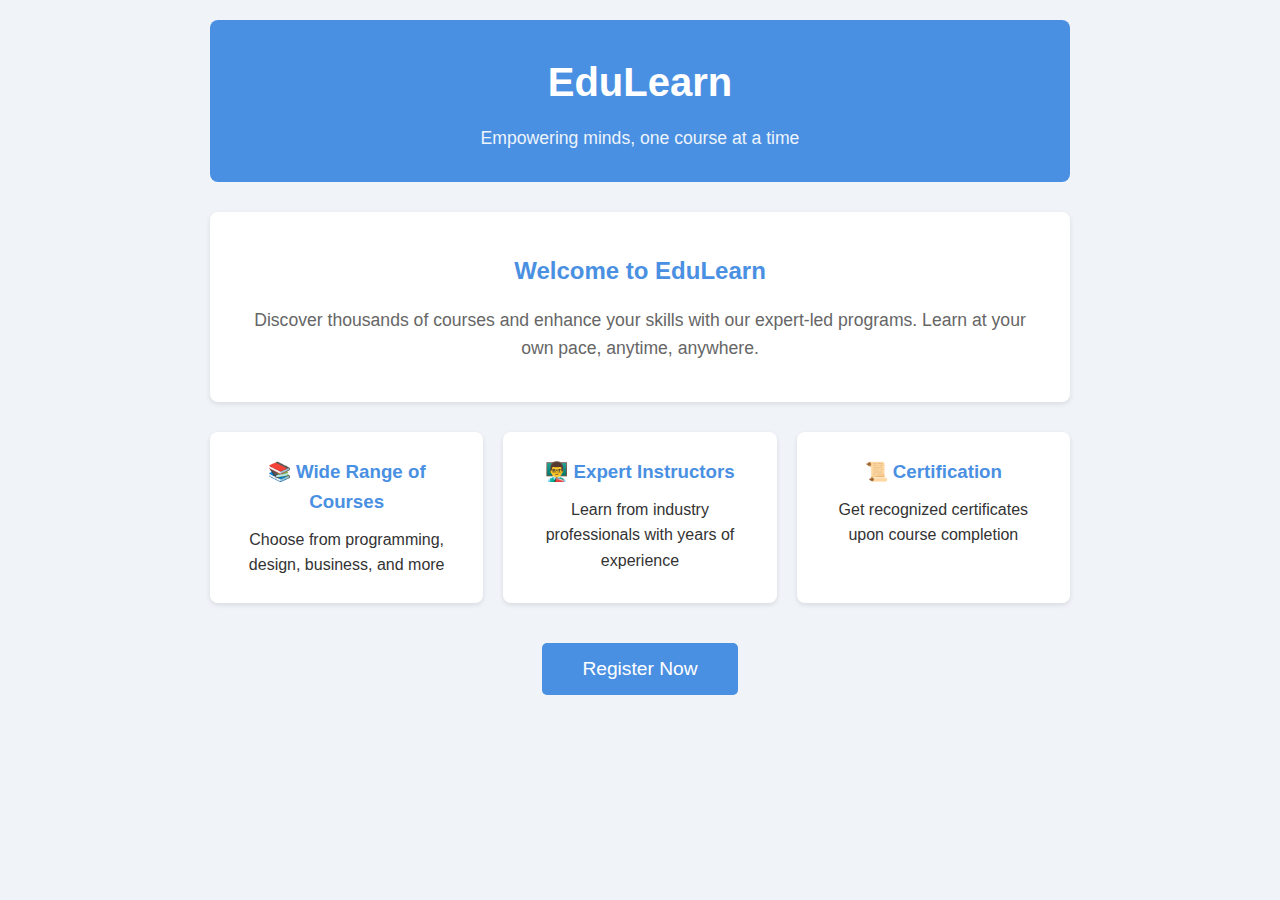
<file: LAB_00/index.html>
<!DOCTYPE html>
<html lang="en">
<head>
    <meta charset="UTF-8">
    <meta name="viewport" content="width=device-width, initial-scale=1.0">
    <title>EduLearn - Your Learning Journey</title>
    <link rel="stylesheet" href="styles.css">
</head>
<body>
    <div class="container">
        <header>
            <h1>EduLearn</h1>
            <p class="tagline">Empowering minds, one course at a time</p>
        </header>

        <main class="landing-content">
            <section class="hero">
                <h2>Welcome to EduLearn</h2>
                <p>Discover thousands of courses and enhance your skills with our expert-led programs. Learn at your own pace, anytime, anywhere.</p>
            </section>

            <section class="features">
                <div class="feature-card">
                    <h3>📚 Wide Range of Courses</h3>
                    <p>Choose from programming, design, business, and more</p>
                </div>
                <div class="feature-card">
                    <h3>👨‍🏫 Expert Instructors</h3>
                    <p>Learn from industry professionals with years of experience</p>
                </div>
                <div class="feature-card">
                    <h3>📜 Certification</h3>
                    <p>Get recognized certificates upon course completion</p>
                </div>
            </section>

            <button class="register-btn" onclick="goToRegister()">Register Now</button>
        </main>
    </div>

    <script src="script.js"></script>
</body>
</html>
</file>
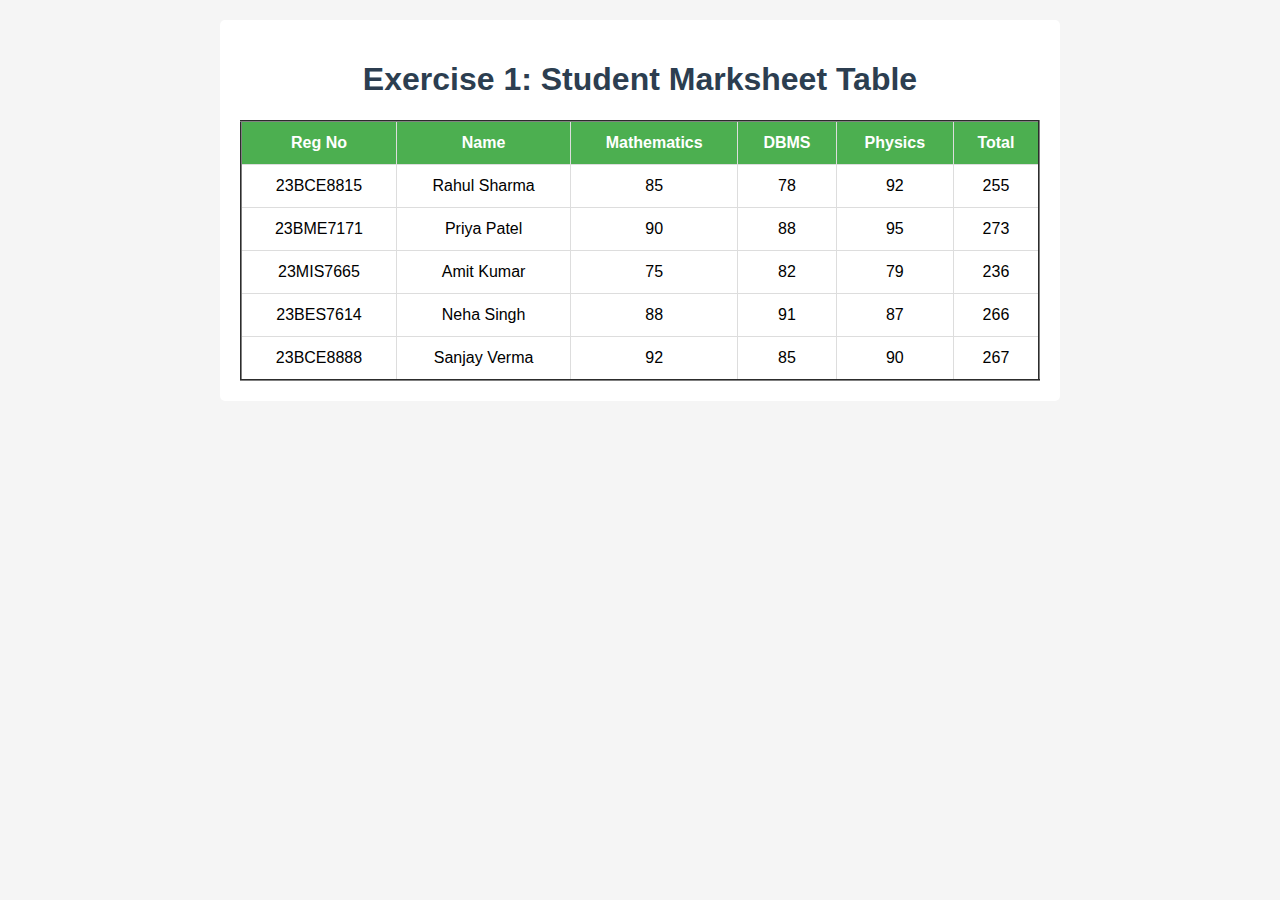
<file: LAB_01/Exercise_01/index.html>
<!DOCTYPE html>
<html lang="en">
<head>
    <meta charset="UTF-8">
    <meta name="viewport" content="width=device-width, initial-scale=1.0">
    <title>Exercise 1 - Marksheet Table</title>
    <link rel="stylesheet" href="style.css">
</head>
<body>
    <div class="container">
        <h1>Exercise 1: Student Marksheet Table</h1>
        
        <table border="2">
            <thead>
                <tr>
                    <th>Reg No</th>
                    <th>Name</th>
                    <th>Mathematics</th>
                    <th>DBMS</th>
                    <th>Physics</th>
                    <th>Total</th>
                </tr>
            </thead>
            <tbody>
                <tr>
                    <td>23BCE8815</td>
                    <td>Rahul Sharma</td>
                    <td>85</td>
                    <td>78</td>
                    <td>92</td>
                    <td>255</td>
                </tr>
                <tr>
                    <td>23BME7171</td>
                    <td>Priya Patel</td>
                    <td>90</td>
                    <td>88</td>
                    <td>95</td>
                    <td>273</td>
                </tr>
                <tr>
                    <td>23MIS7665</td>
                    <td>Amit Kumar</td>
                    <td>75</td>
                    <td>82</td>
                    <td>79</td>
                    <td>236</td>
                </tr>
                <tr>
                    <td>23BES7614</td>
                    <td>Neha Singh</td>
                    <td>88</td>
                    <td>91</td>
                    <td>87</td>
                    <td>266</td>
                </tr>
                <tr>
                    <td>23BCE8888</td>
                    <td>Sanjay Verma</td>
                    <td>92</td>
                    <td>85</td>
                    <td>90</td>
                    <td>267</td>
                </tr>
            </tbody>
        </table>
    </div>

</body>
</html>
</file>
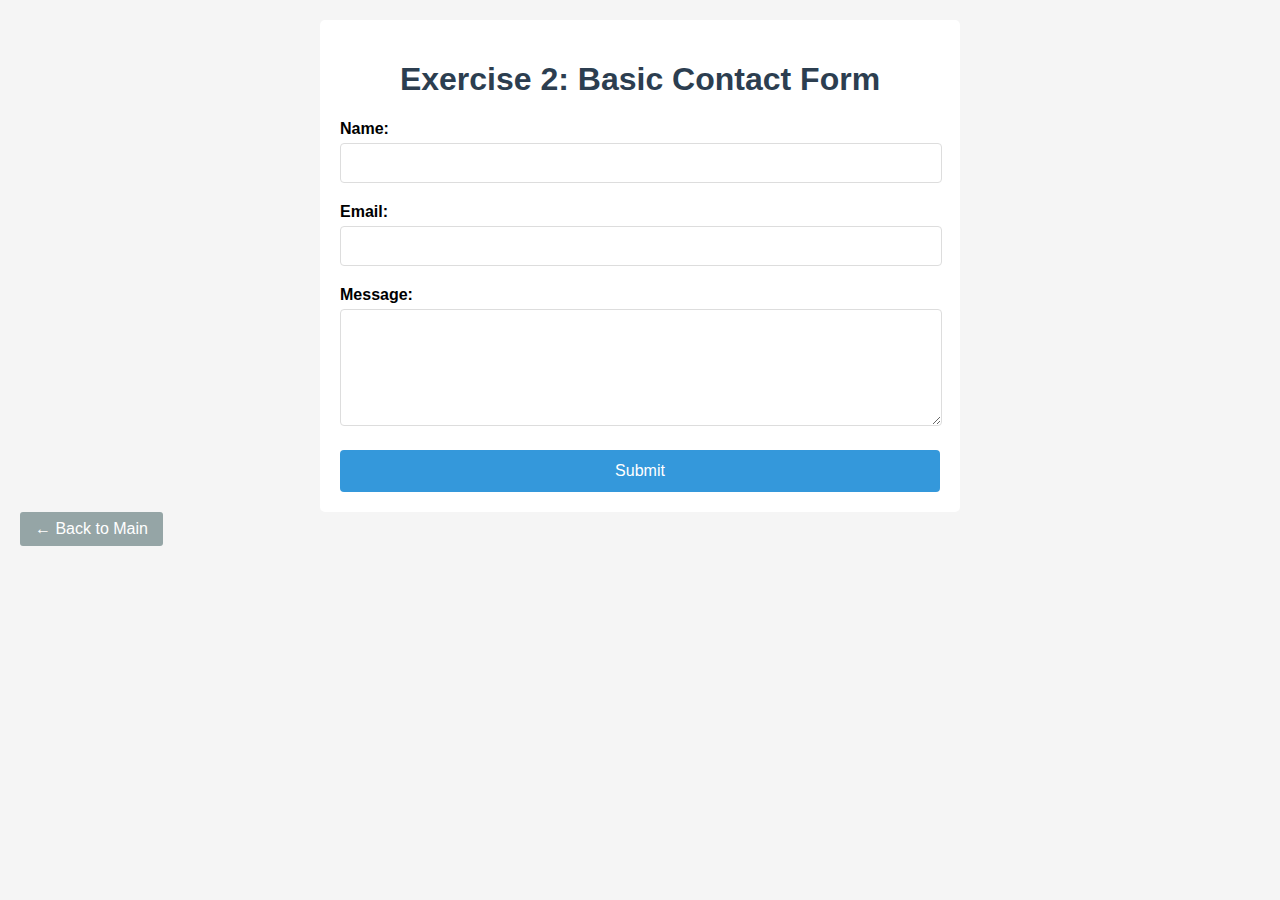
<file: LAB_01/Exercise_02/index.html>
<!DOCTYPE html>
<html lang="en">
<head>
    <meta charset="UTF-8">
    <meta name="viewport" content="width=device-width, initial-scale=1.0">
    <title>Exercise 2 - Contact Form</title>
    <link rel="stylesheet" href="style.css">
</head>
<body>
    <div class="container">
        <h1>Exercise 2: Basic Contact Form</h1>
        
        <form>
            <div class="form-group">
                <label>Name:</label>
                <input type="text" id="name" name="name" required>
            </div>
            
            <div class="form-group">
                <label>Email:</label>
                <input type="email" id="email" name="email" required>
            </div>
            
            <div class="form-group">
                <label>Message:</label>
                <textarea id="message" name="message" rows="5" required></textarea>
            </div>
            
            <button type="submit">Submit</button>
        </form>
    </div>
    <a href="../index.html" class="back-btn">← Back to Main</a>

</body>
</html>
</file>
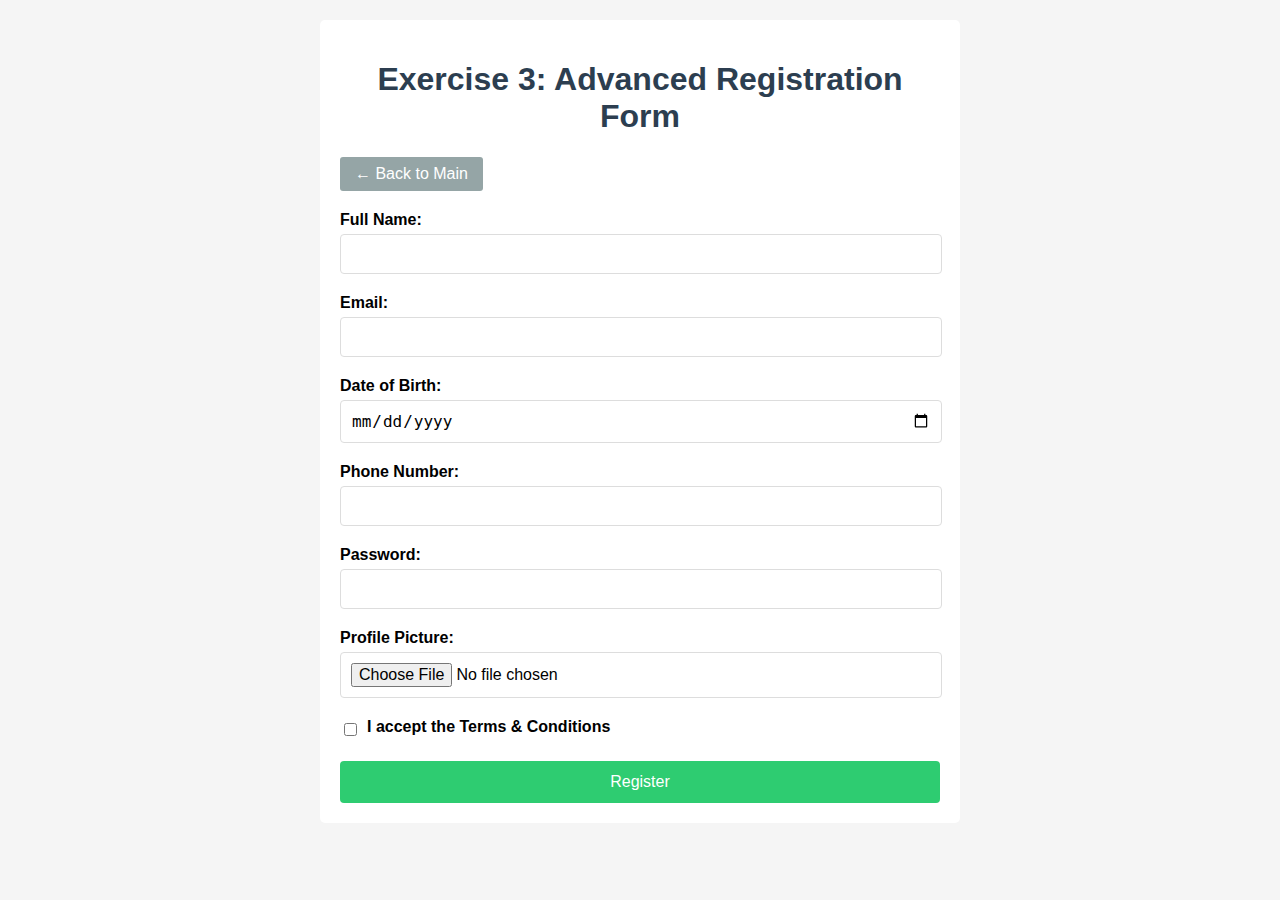
<file: LAB_01/Exercise_03/index.html>
<!DOCTYPE html>
<html lang="en">
<head>
    <meta charset="UTF-8">
    <meta name="viewport" content="width=device-width, initial-scale=1.0">
    <title>Exercise 3 - Advanced Form</title>
    <link rel="stylesheet" href="style.css">
</head>
<body>
    <div class="container">
        <h1>Exercise 3: Advanced Registration Form</h1>
        <a href="../index.html" class="back-btn">← Back to Main</a>
        
        <form>
            <div class="form-group">
                <label for="fullname">Full Name:</label>
                <input type="text" id="fullname" name="fullname" required>
            </div>
            
            <div class="form-group">
                <label for="email">Email:</label>
                <input type="email" id="email" name="email" required>
            </div>
            
            <div class="form-group">
                <label for="dob">Date of Birth:</label>
                <input type="date" id="dob" name="dob" required>
            </div>
            
            <div class="form-group">
                <label for="phone">Phone Number:</label>
                <input type="tel" id="phone" name="phone" pattern="[0-9]{10}" required>
            </div>
            
            <div class="form-group">
                <label for="password">Password:</label>
                <input type="password" id="password" name="password" required minlength="6">
            </div>
            
            <div class="form-group">
                <label for="profile">Profile Picture:</label>
                <input type="file" id="profile" name="profile" accept="image/*">
            </div>
            
            <div class="form-group checkbox">
                <input type="checkbox" id="terms" name="terms" required>
                <label for="terms">I accept the Terms & Conditions</label>
            </div>
            
            <button type="submit">Register</button>
        </form>
    </div>
</body>
</html>
</file>
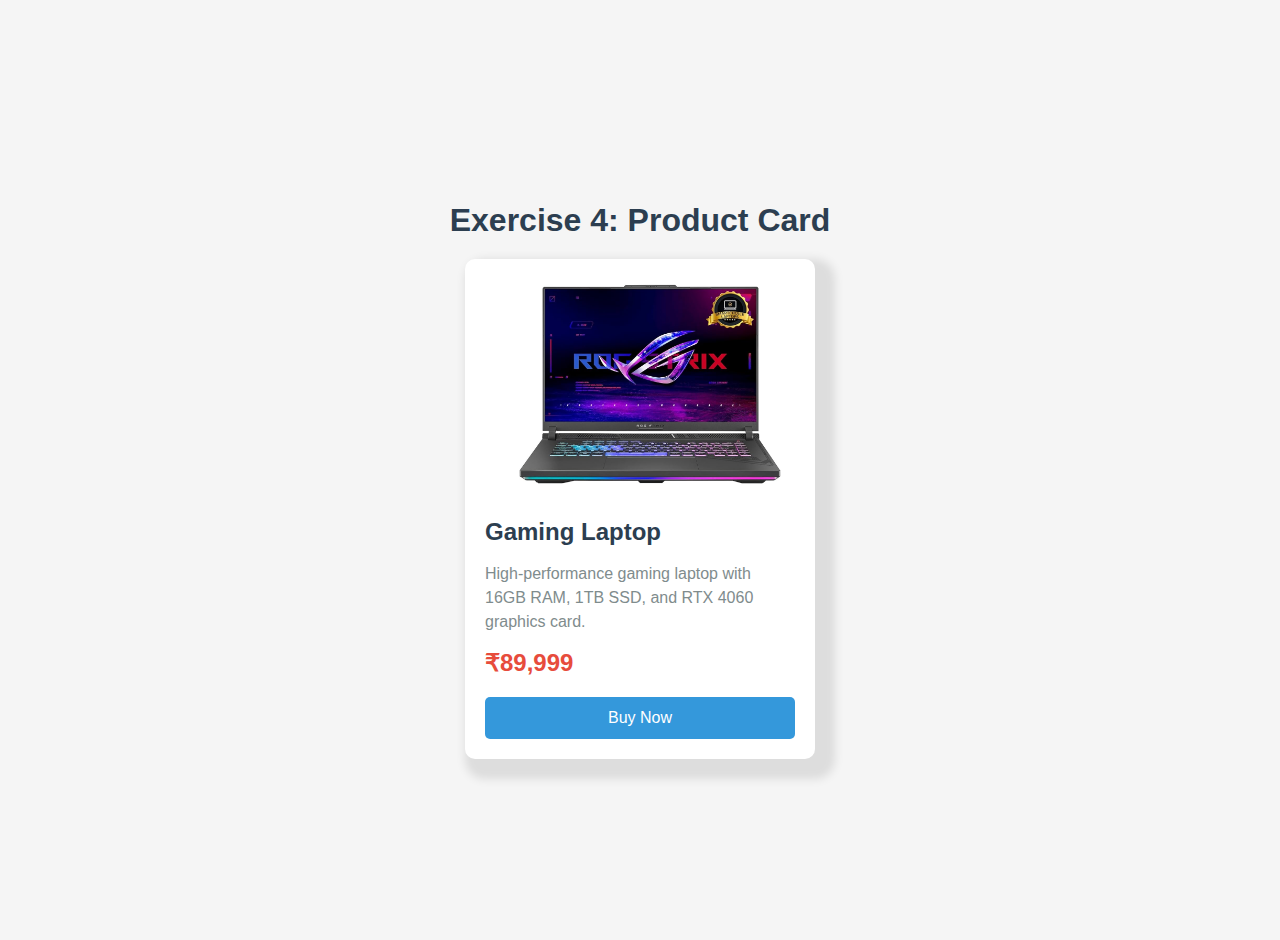
<file: LAB_01/Exercise_04/index.html>
<!DOCTYPE html>
<html lang="en">
<head>
    <meta charset="UTF-8">
    <meta name="viewport" content="width=device-width, initial-scale=1.0">
    <title>Exercise 4 - Product Card</title>
    <link rel="stylesheet" href="style.css">
</head>
<body>
    <div class="container">
        <h1>Exercise 4: Product Card</h1>
        
        <div class="product-card">
            <div class="product-image">
                <img src="img/laptop.jpg" alt="Product Image">
            </div>
            <div class="product-details">
                <h2 class="product-title">Gaming Laptop</h2>
                <p class="product-description">High-performance gaming laptop with 16GB RAM, 1TB SSD, and RTX 4060 graphics card.</p>
                <div class="product-price">₹89,999</div>
                <button class="buy-btn">Buy Now</button>
            </div>
        </div>
    </div>
</body>

</html>
</file>
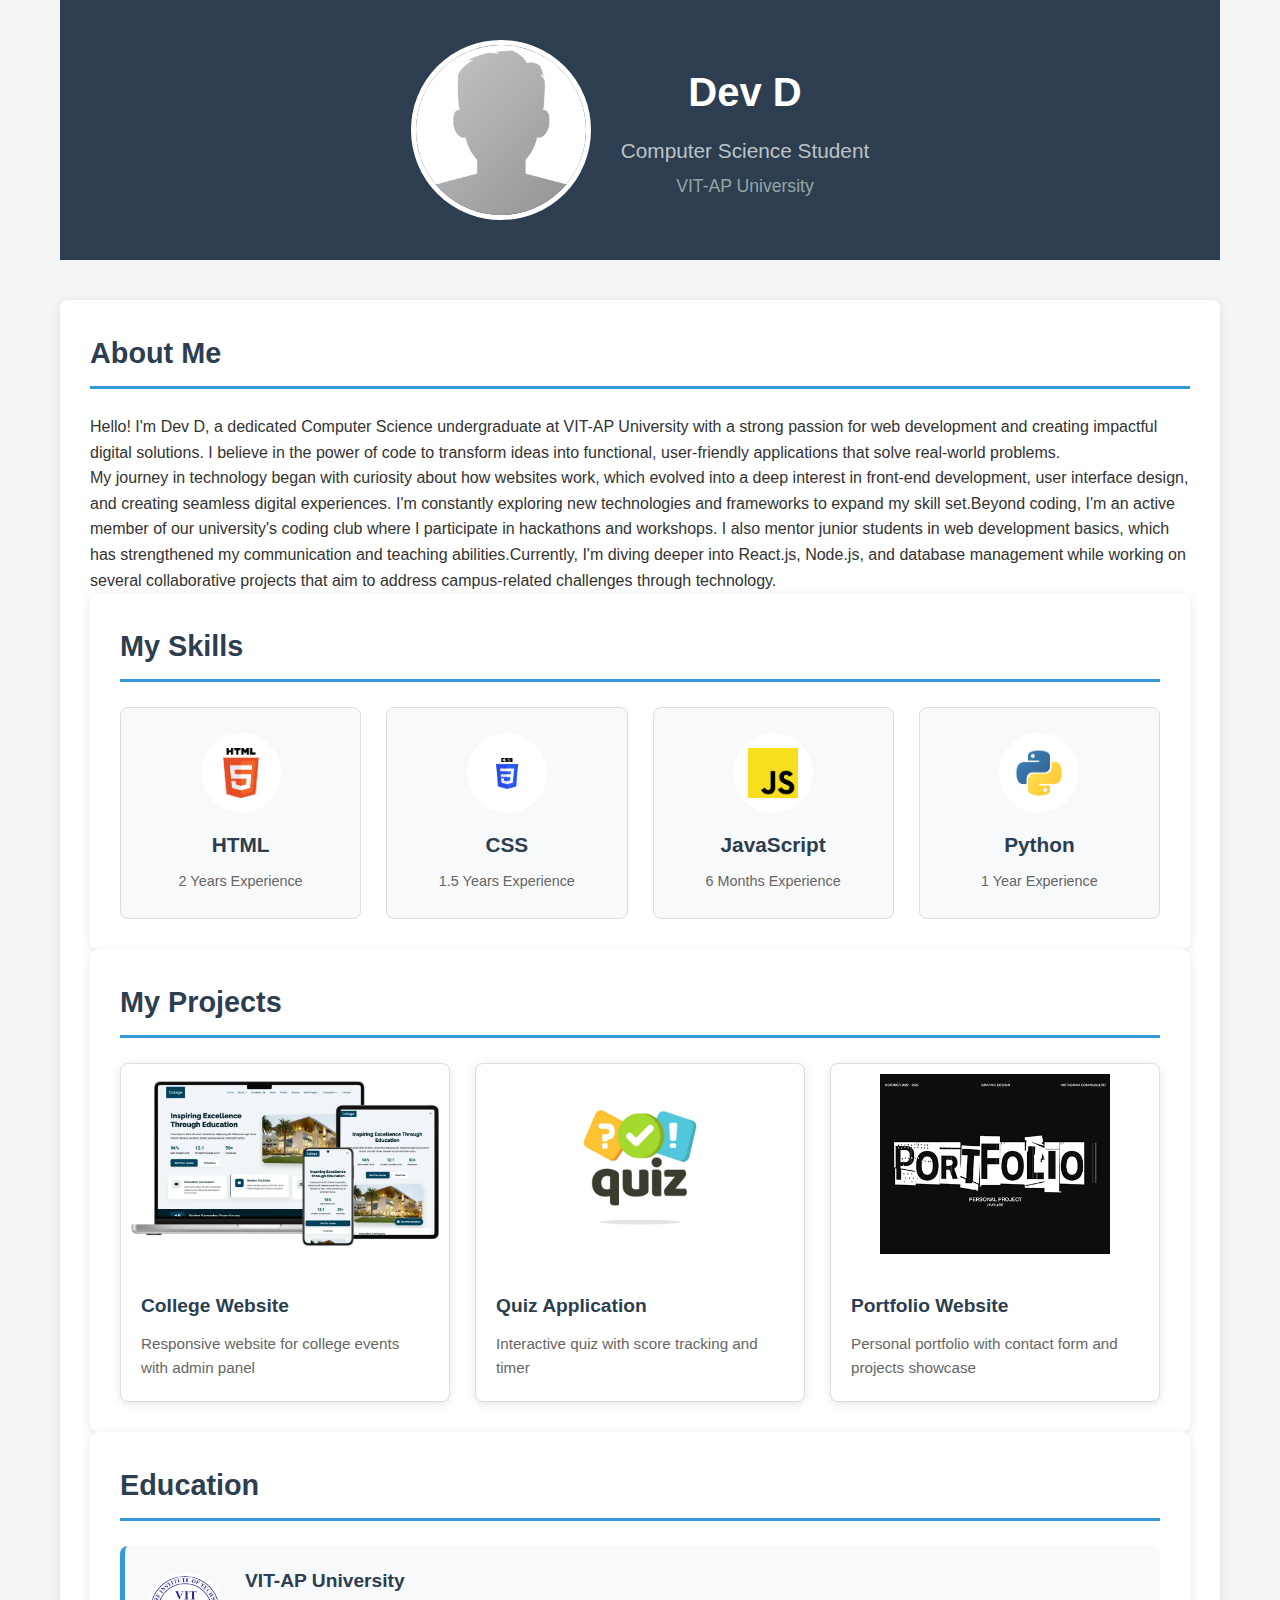
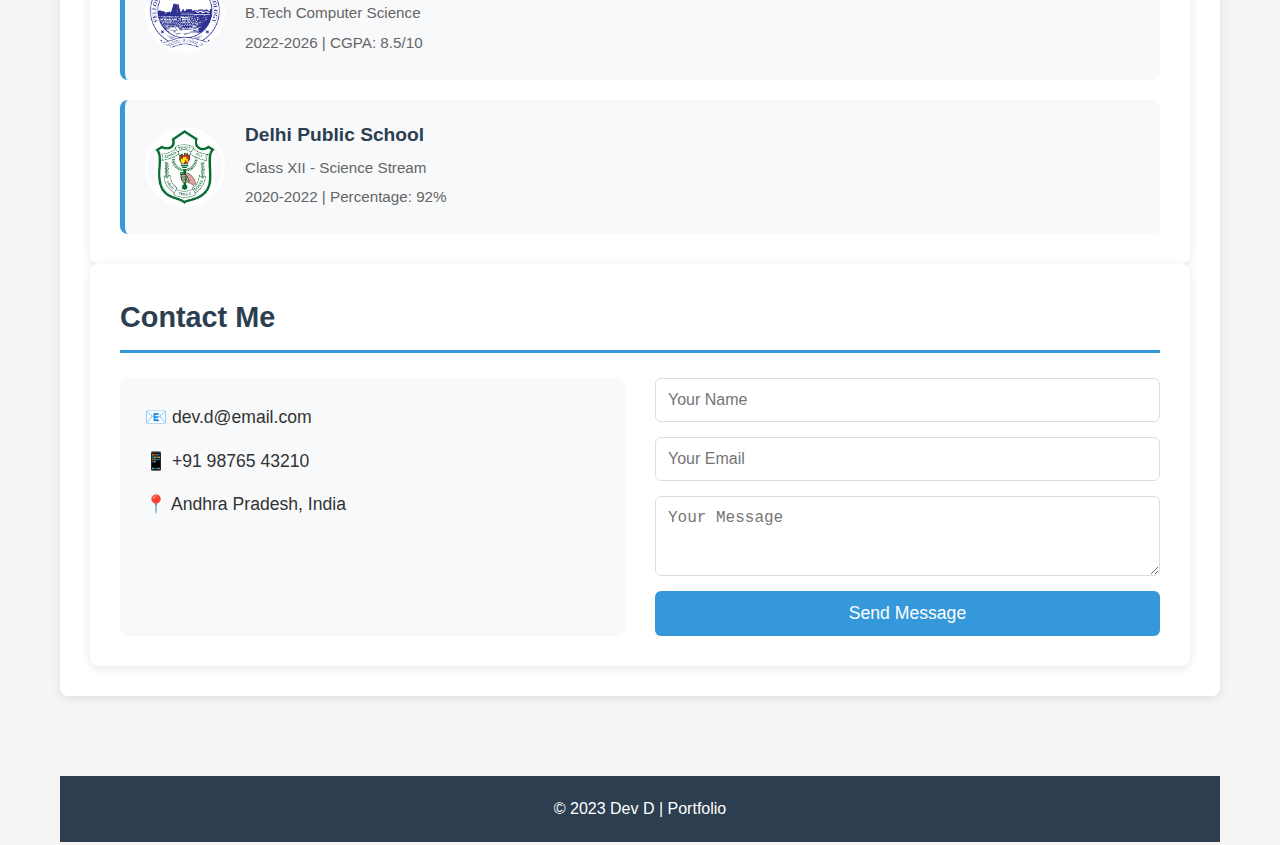
<file: LAB_01/Exercise_05/index.html>
<!DOCTYPE html>
<html lang="en">
<head>
    <meta charset="UTF-8">
    <meta name="viewport" content="width=device-width, initial-scale=1.0">
    <title>Dev d | Portfolio</title>
    <link rel="stylesheet" href="style.css">
</head>
<body>
    <div class="container">
        <header class="header">
            <div class="profile-section">
                <img src="img/profile.png" alt="Dev d" class="profile-pic">
                <div class="profile-info">
                    <h1>Dev D</h1>
                    <p class="title">Computer Science Student</p>
                    <p class="location">VIT-AP University</p>
                </div>
            </div>
        </header>

        <main class="main-content">
            <section class="card">
                <h2>About Me</h2>
                <p>Hello! I'm Dev D, a dedicated Computer Science undergraduate at VIT-AP University with a strong passion for web development and creating impactful digital solutions. I believe in the power of code to transform ideas into functional, user-friendly applications that solve real-world problems.</p>
                <p>My journey in technology began with curiosity about how websites work, which evolved into a deep interest in front-end development, user interface design, and creating seamless digital experiences. I'm constantly exploring new technologies and frameworks to expand my skill set.Beyond coding, I'm an active member of our university's coding club where I participate in hackathons and workshops. I also mentor junior students in web development basics, which has strengthened my communication and teaching abilities.Currently, I'm diving deeper into React.js, Node.js, and database management while working on several collaborative projects that aim to address campus-related challenges through technology.</p>
            <section class="card">
                <h2>My Skills</h2>
                <div class="skills-container">
                    <div class="skill-box">
                        <div class="skill-icon">
                            <img src="img/html.png" alt="HTML">
                        </div>
                        <h3>HTML</h3>
                        <p>2 Years Experience</p>
                    </div>
                    
                    <div class="skill-box">
                        <div class="skill-icon">
                            <img src="img/css.png" alt="CSS">
                        </div>
                        <h3>CSS</h3>
                        <p>1.5 Years Experience</p>
                    </div>
                    
                    <div class="skill-box">
                        <div class="skill-icon">
                            <img src="img/js.png" alt="JavaScript">
                        </div>
                        <h3>JavaScript</h3>
                        <p>6 Months Experience</p>
                    </div>
                    
                    <div class="skill-box">
                        <div class="skill-icon">
                            <img src="img/python.png" alt="Python">
                        </div>
                        <h3>Python</h3>
                        <p>1 Year Experience</p>
                    </div>
                </div>
            </section>

            <section class="card">
                <h2>My Projects</h2>
                <div class="projects-container">
                    <div class="project-card">
                        <img src="img/project1.jpg" alt="College Website" class="project-image">
                        <div class="project-info">
                            <h3>College Website</h3>
                            <p>Responsive website for college events with admin panel</p>
                        </div>
                    </div>
                    
                    <div class="project-card">
                        <img src="img/project2.jpg" alt="Quiz App" class="project-image">
                        <div class="project-info">
                            <h3>Quiz Application</h3>
                            <p>Interactive quiz with score tracking and timer</p>
                        </div>
                    </div>
                    
                    <div class="project-card">
                        <img src="img/project3.png" alt="Portfolio" class="project-image">
                        <div class="project-info">
                            <h3>Portfolio Website</h3>
                            <p>Personal portfolio with contact form and projects showcase</p>
                        </div>
                    </div>
                </div>
            </section>

            <section class="card">
                <h2>Education</h2>
                <div class="education-container">
                    <div class="education-item">
                        <img src="img/vit.png" alt="VIT-AP University" class="edu-image">
                        <div class="edu-info">
                            <h3>VIT-AP University</h3>
                            <p>B.Tech Computer Science</p>
                            <p>2022-2026 | CGPA: 8.5/10</p>
                        </div>
                    </div>
                    
                    <div class="education-item">
                        <img src="img/dps.jpg" alt="DPS" class="edu-image">
                        <div class="edu-info">
                            <h3>Delhi Public School</h3>
                            <p>Class XII - Science Stream</p>
                            <p>2020-2022 | Percentage: 92%</p>
                        </div>
                    </div>
                </div>
            </section>

            <section class="card">
                <h2>Contact Me</h2>
                <div class="contact-container">
                    <div class="contact-info">
                        <p>📧 dev.d@email.com</p>
                        <p>📱 +91 98765 43210</p>
                        <p>📍 Andhra Pradesh, India</p>
                    </div>
                    
                    <form class="contact-form">
                        <input type="text" placeholder="Your Name" required>
                        <input type="email" placeholder="Your Email" required>
                        <textarea placeholder="Your Message" rows="3" required></textarea>
                        <button type="submit">Send Message</button>
                    </form>
                </div>
            </section>
        </main>

        <footer class="footer">
            <p>© 2023 Dev D | Portfolio</p>
        </footer>
    </div>

    <script>
        document.querySelector('.contact-form').addEventListener('submit', function(e) {
            e.preventDefault();
            alert('Message sent! I will contact you soon.');
            this.reset();
        });

        const skillBoxes = document.querySelectorAll('.skill-box');
        skillBoxes.forEach(box => {
            box.addEventListener('mouseenter', function() {
                this.style.transform = 'scale(1.05)';
                this.style.boxShadow = '0 8px 20px rgba(0,0,0,0.2)';
            });
            
            box.addEventListener('mouseleave', function() {
                this.style.transform = 'scale(1)';
                this.style.boxShadow = '0 4px 10px rgba(0,0,0,0.1)';
            });
        });
    </script>
</body>
</html>
</file>
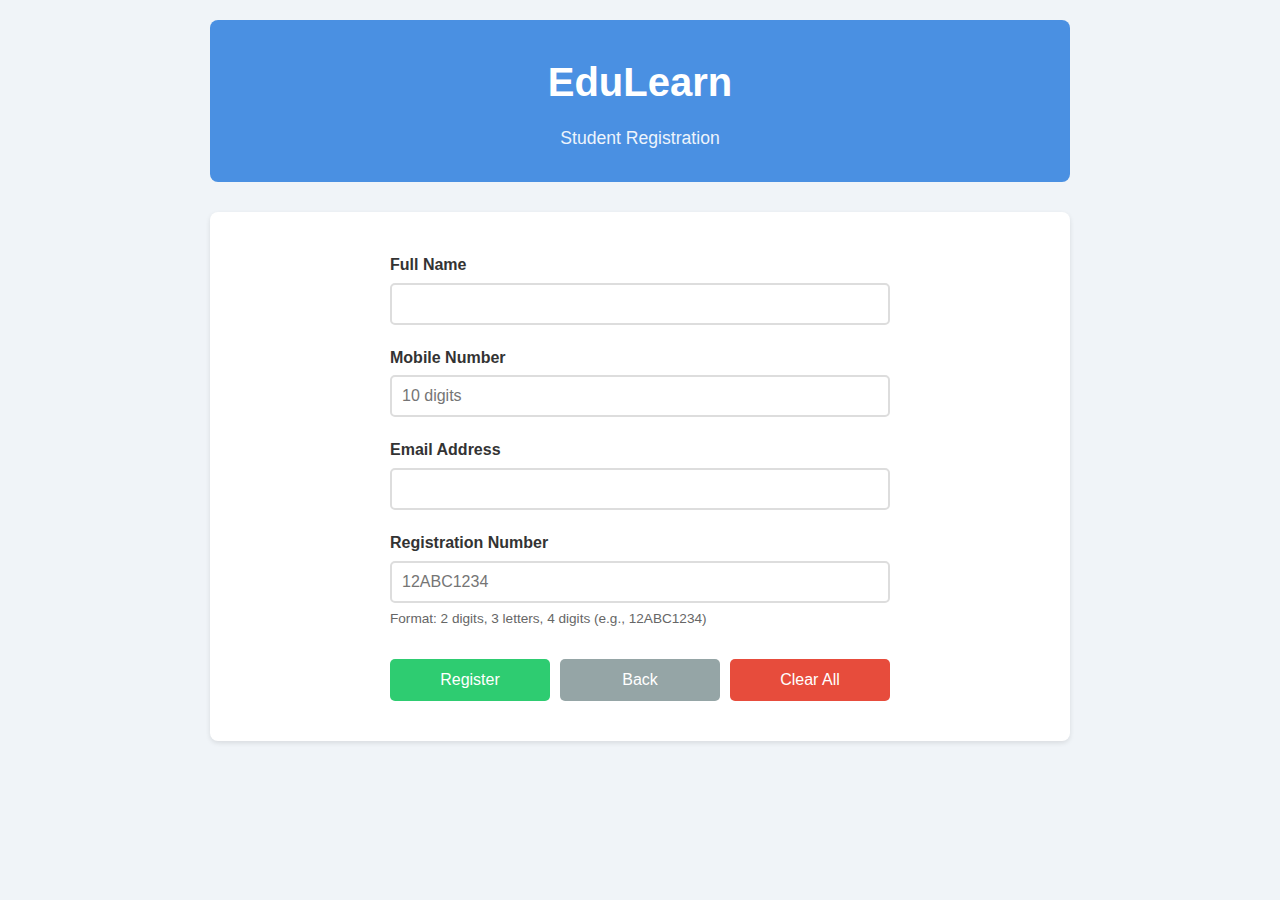
<file: LAB_00/register.html>
<!DOCTYPE html>
<html lang="en">
<head>
    <meta charset="UTF-8">
    <meta name="viewport" content="width=device-width, initial-scale=1.0">
    <title>Registration - EduLearn</title>
    <link rel="stylesheet" href="styles.css">
</head>
<body>
    <div class="container">
        <header>
            <h1>EduLearn</h1>
            <p class="tagline">Student Registration</p>
        </header>

        <main class="register-content">
            <form id="registrationForm">
                <div class="form-group">
                    <label for="name">Full Name</label>
                    <input type="text" id="name" name="name" required>
                    <span class="error" id="nameError"></span>
                </div>

                <div class="form-group">
                    <label for="mobile">Mobile Number</label>
                    <input type="tel" id="mobile" name="mobile" placeholder="10 digits" required>
                    <span class="error" id="mobileError"></span>
                </div>

                <div class="form-group">
                    <label for="email">Email Address</label>
                    <input type="email" id="email" name="email" required>
                    <span class="error" id="emailError"></span>
                </div>

                <div class="form-group">
                    <label for="regNumber">Registration Number</label>
                    <input type="text" id="regNumber" name="regNumber" placeholder="12ABC1234" required>
                    <span class="error" id="regNumberError"></span>
                    <small>Format: 2 digits, 3 letters, 4 digits (e.g., 12ABC1234)</small>
                </div>

                <div class="button-group">
                    <button type="submit" class="submit-btn">Register</button>
                    <button type="button" class="back-btn" onclick="goToLanding()">Back</button>
                    <button type="button" class="clear-btn" onclick="clearForm()">Clear All</button>
                </div>
            </form>

            <div id="successMessage" class="success-message">
                Registration successful! Welcome to EduLearn.
            </div>
        </main>
    </div>

    <script src="script.js"></script>
</body>
</html>
</file>
<file: LAB_00/styles.css>
* {
    margin: 0;
    padding: 0;
    box-sizing: border-box;
}

body {
    font-family: Arial, sans-serif;
    background-color: #f0f4f8;
    color: #333;
    line-height: 1.6;
}

.container {
    max-width: 900px;
    margin: 0 auto;
    padding: 20px;
}

header {
    text-align: center;
    padding: 30px 0;
    background-color: #4a90e2;
    color: white;
    border-radius: 8px;
    margin-bottom: 30px;
}

header h1 {
    font-size: 2.5em;
    margin-bottom: 10px;
}

.tagline {
    font-size: 1.1em;
    opacity: 0.9;
}

/* Landing Page Styles */
.landing-content {
    text-align: center;
}

.hero {
    background-color: white;
    padding: 40px;
    border-radius: 8px;
    margin-bottom: 30px;
    box-shadow: 0 2px 5px rgba(0,0,0,0.1);
}

.hero h2 {
    color: #4a90e2;
    margin-bottom: 15px;
}

.hero p {
    font-size: 1.1em;
    color: #666;
}

.features {
    display: flex;
    gap: 20px;
    margin-bottom: 40px;
}

.feature-card {
    flex: 1;
    background-color: white;
    padding: 25px;
    border-radius: 8px;
    box-shadow: 0 2px 5px rgba(0,0,0,0.1);
}

.feature-card h3 {
    color: #4a90e2;
    margin-bottom: 10px;
}

.register-btn {
    background-color: #4a90e2;
    color: white;
    border: none;
    padding: 15px 40px;
    font-size: 1.2em;
    border-radius: 5px;
    cursor: pointer;
    transition: background-color 0.3s;
}

.register-btn:hover {
    background-color: #357abd;
}

/* Registration Page Styles */
.register-content {
    background-color: white;
    padding: 40px;
    border-radius: 8px;
    box-shadow: 0 2px 5px rgba(0,0,0,0.1);
}

#registrationForm {
    max-width: 500px;
    margin: 0 auto;
}

.form-group {
    margin-bottom: 20px;
}

label {
    display: block;
    margin-bottom: 5px;
    color: #333;
    font-weight: bold;
}

input {
    width: 100%;
    padding: 10px;
    border: 2px solid #ddd;
    border-radius: 5px;
    font-size: 1em;
}

input:focus {
    outline: none;
    border-color: #4a90e2;
}

input.invalid {
    border-color: #e74c3c;
}

.error {
    display: block;
    color: #e74c3c;
    font-size: 0.9em;
    margin-top: 5px;
}

small {
    display: block;
    color: #666;
    margin-top: 5px;
    font-size: 0.85em;
}

.button-group {
    display: flex;
    gap: 10px;
    margin-top: 30px;
}

.submit-btn, .back-btn, .clear-btn {
    flex: 1;
    padding: 12px;
    border: none;
    border-radius: 5px;
    font-size: 1em;
    cursor: pointer;
    transition: all 0.3s;
}

.submit-btn {
    background-color: #2ecc71;
    color: white;
}

.submit-btn:hover {
    background-color: #27ae60;
}

.back-btn {
    background-color: #95a5a6;
    color: white;
}

.back-btn:hover {
    background-color: #7f8c8d;
}

.clear-btn {
    background-color: #e74c3c;
    color: white;
}

.clear-btn:hover {
    background-color: #c0392b;
}

.success-message {
    display: none;
    background-color: #2ecc71;
    color: white;
    padding: 15px;
    border-radius: 5px;
    margin-top: 20px;
    text-align: center;
}   

.success-message.show {
    display: block;
}
</file>
<file: LAB_01/Exercise_01/style.css>
body {
    font-family: Arial, sans-serif;
    margin: 0;
    padding: 20px;
    background-color: #f5f5f5;
}

.container {
    max-width: 800px;
    margin: 0 auto;
    background-color: white;
    padding: 20px;
    border-radius: 5px;
}

h1 {
    color: #2c3e50;
    text-align: center;
}



table {
    width: 100%;
    border-collapse: collapse;
    margin-top: 20px;
}

th, td {
    border: 1px solid #ddd;
    padding: 12px;
    text-align: center;
}

th {
    background-color: #4CAF50;
    color: white;
}
</file>
<file: LAB_01/Exercise_02/style.css>
body {
    font-family: Arial, sans-serif;
    margin: 0;
    padding: 20px;
    background-color: #f5f5f5;
}

.container {
    max-width: 600px;
    margin: 0 auto;
    background-color: white;
    padding: 20px;
    border-radius: 5px;
}

h1 {
    color: #2c3e50;
    text-align: center;
}

.back-btn {
    display: inline-block;
    margin-bottom: 20px;
    padding: 8px 15px;
    background-color: #95a5a6;
    color: white;
    text-decoration: none;
    border-radius: 3px;
}

.form-group {
    margin-bottom: 20px;
    margin-right: 20px;
}

label {
    display: block;
    margin-bottom: 5px;
    font-weight: bold;
}

input, textarea {
    width: 100%;
    padding: 10px;
    border: 1px solid #ddd;
    border-radius: 4px;
    font-size: 16px;
}

button {
    background-color: #3498db;
    color: white;
    padding: 12px 20px;
    border: none;
    border-radius: 4px;
    cursor: pointer;
    font-size: 16px;
    width: 100%;
}

button:hover {
    background-color: #2980b9;
}
</file>
<file: LAB_01/Exercise_03/style.css>
body {
    font-family: Arial, sans-serif;
    margin: 0;
    padding: 20px;
    background-color: #f5f5f5;
}

.container {
    max-width: 600px;
    margin: 0 auto;
    background-color: white;
    padding: 20px;
    border-radius: 5px;
}

h1 {
    color: #2c3e50;
    text-align: center;
}

.back-btn {
    display: inline-block;
    margin-bottom: 20px;
    padding: 8px 15px;
    background-color: #95a5a6;
    color: white;
    text-decoration: none;
    border-radius: 3px;
}

.form-group {
    margin-bottom: 20px;
    margin-right: 20px;
}

label {
    display: block;
    margin-bottom: 5px;
    font-weight: bold;
}

input, select, textarea {
    width: 100%;
    padding: 10px;
    border: 1px solid #ddd;
    border-radius: 4px;
    font-size: 16px;
}

.checkbox {
    display: flex;
    align-items: center;
}

.checkbox input {
    width: auto;
    margin-right: 10px;
}

button {
    background-color: #2ecc71;
    color: white;
    padding: 12px 20px;
    border: none;
    border-radius: 4px;
    cursor: pointer;
    font-size: 16px;
    width: 100%;
}

button:hover {
    background-color: #27ae60;
}
</file>
<file: LAB_01/Exercise_04/style.css>
body {
    font-family: Arial, sans-serif;
    margin: 0;
    padding: 20px;
    background-color: #f5f5f5;
    display: flex;
    justify-content: center;
    align-items: center;
    min-height: 100vh;
}

.container {
    max-width: 800px;
    margin: 0 auto;
}

h1 {
    color: #2c3e50;
    text-align: center;
    margin-bottom: 20px;
}

.back-btn {
    display: inline-block;
    margin-bottom: 30px;
    padding: 8px 15px;
    background-color: #95a5a6;
    color: white;
    text-decoration: none;
    border-radius: 3px;
}

.product-card {
    width: 350px;
    background-color: white;
    border-radius: 10px;
    box-shadow: 10px 10px 10px 10px rgba(6, 5, 5, 0.1);
    overflow: hidden;
    margin: 0 auto;
    padding-top: 15px;
    transition: transform 0.3s ease-out;
}

.product-card:hover {
    transform: translateY(-5px);
}

.product-image img {
    width: 100%;
    height: 200px;
    object-fit: contain;
    padding: 10px;
}

.product-details {
    padding: 20px;
}

.product-title {
    margin: 0 0 10px 0;
    color: #2c3e50;
}

.product-description {
    color: #7f8c8d;
    margin-bottom: 15px;
    line-height: 1.5;
}

.product-price {
    font-size: 24px;
    font-weight: bold;
    color: #e74c3c;
    margin-bottom: 20px;
}

.buy-btn {
    background-color: #3498db;
    color: white;
    border: none;
    padding: 12px 30px;
    border-radius: 5px;
    cursor: pointer;
    font-size: 16px;
    width: 100%;
    transition: background-color 0.3s;
}

.buy-btn:hover {
    background-color: #2980b9;
}
</file>
<file: LAB_01/Exercise_05/style.css>
/* Reset and Base */
* {
    margin: 0;
    padding: 0;
    box-sizing: border-box;
}

body {
    font-family: Arial, sans-serif;
    background: #f5f5f5;
    color: #333;
    line-height: 1.6;
}

.container {
    width: 100%;
    max-width: 1200px;
    margin: 0 auto;
    padding: 0 20px;
}

/* Header */
.header {
    background: #2c3e50;
    color: white;
    padding: 40px 0;
    text-align: center;
}

.profile-section {
    display: flex;
    align-items: center;
    justify-content: center;
    flex-wrap: wrap;
    gap: 30px;
}

.profile-pic {
    width: 180px;
    height: 180px;
    border-radius: 50%;
    border: 5px solid white;
    object-fit: cover;
}

.profile-info h1 {
    font-size: 2.5rem;
    margin-bottom: 10px;
}

.title {
    font-size: 1.3rem;
    color: #bdc3c7;
    margin-bottom: 5px;
}

.location {
    color: #95a5a6;
    font-size: 1.1rem;
}

/* Main Content */
.main-content {
    padding: 40px 0;
    display: grid;
    gap: 30px;
}

/* Cards */
.card {
    background: white;
    padding: 30px;
    border-radius: 8px;
    box-shadow: 0 2px 10px rgba(0,0,0,0.1);
}

.card h2 {
    color: #2c3e50;
    margin-bottom: 25px;
    padding-bottom: 10px;
    border-bottom: 3px solid #3498db;
    font-size: 1.8rem;
}

/* Skills */
.skills-container {
    display: grid;
    grid-template-columns: repeat(auto-fit, minmax(200px, 1fr));
    gap: 25px;
}

.skill-box {
    background: #f8f9fa;
    padding: 25px;
    border-radius: 8px;
    text-align: center;
    transition: all 0.3s ease;
    border: 1px solid #ddd;
}

.skill-box:hover {
    background: white;
    border-color: #3498db;
    transform: translateY(-5px);
}

.skill-icon {
    width: 80px;
    height: 80px;
    margin: 0 auto 15px;
    background: white;
    border-radius: 50%;
    display: flex;
    align-items: center;
    justify-content: center;
}

.skill-icon img {
    width: 50px;
    height: 50px;
    object-fit: contain;
}

.skill-box h3 {
    color: #2c3e50;
    margin-bottom: 8px;
    font-size: 1.3rem;
}

.skill-box p {
    color: #666;
    font-size: 0.9rem;
}

/* Projects */
.projects-container {
    display: grid;
    grid-template-columns: repeat(auto-fit, minmax(300px, 1fr));
    gap: 25px;
}

.project-card {
    background: white;
    border-radius: 8px;
    overflow: hidden;
    box-shadow: 0 2px 10px rgba(0,0,0,0.1);
    transition: all 0.3s ease;
    border: 1px solid #ddd;
}

.project-card:hover {
    transform: translateY(-5px);
    box-shadow: 0 5px 15px rgba(0,0,0,0.2);
}

.project-image {
    width: 100%;
    height: 200px;
    object-fit: contain;
    padding: 10px;
}

.project-info {
    padding: 20px;
}

.project-info h3 {
    color: #2c3e50;
    margin-bottom: 10px;
    font-size: 1.2rem;
}

.project-info p {
    color: #666;
    font-size: 0.95rem;
}

/* Education */
.education-container {
    display: flex;
    flex-direction: column;
    gap: 20px;
}

.education-item {
    display: flex;
    align-items: center;
    gap: 20px;
    background: #f8f9fa;
    padding: 20px;
    border-radius: 8px;
    border-left: 5px solid #3498db;
}

.edu-image {
    width: 80px;
    height: 80px;
    border-radius: 50%;
    object-fit: contain;
    border: 3px solid white;
}

.edu-info h3 {
    color: #2c3e50;
    margin-bottom: 5px;
    font-size: 1.2rem;
}

.edu-info p {
    color: #666;
    margin-bottom: 5px;
    font-size: 0.95rem;
}

/* Contact */
.contact-container {
    display: grid;
    grid-template-columns: repeat(auto-fit, minmax(300px, 1fr));
    gap: 30px;
}

.contact-info {
    background: #f8f9fa;
    padding: 25px;
    border-radius: 8px;
}

.contact-info p {
    margin-bottom: 15px;
    font-size: 1.1rem;
    color: #333;
}

.contact-form {
    display: flex;
    flex-direction: column;
    gap: 15px;
}

.contact-form input,
.contact-form textarea {
    padding: 12px;
    border: 1px solid #ddd;
    border-radius: 6px;
    font-size: 1rem;
}

.contact-form input:focus,
.contact-form textarea:focus {
    outline: none;
    border-color: #3498db;
}

.contact-form button {
    background: #3498db;
    color: white;
    border: none;
    padding: 12px;
    border-radius: 6px;
    font-size: 1.1rem;
    cursor: pointer;
    transition: all 0.3s ease;
}

.contact-form button:hover {
    background: #2980b9;
    transform: translateY(-2px);
}

/* Footer */
.footer {
    background: #2c3e50;
    color: white;
    text-align: center;
    padding: 20px 0;
    margin-top: 40px;
}
</file>
